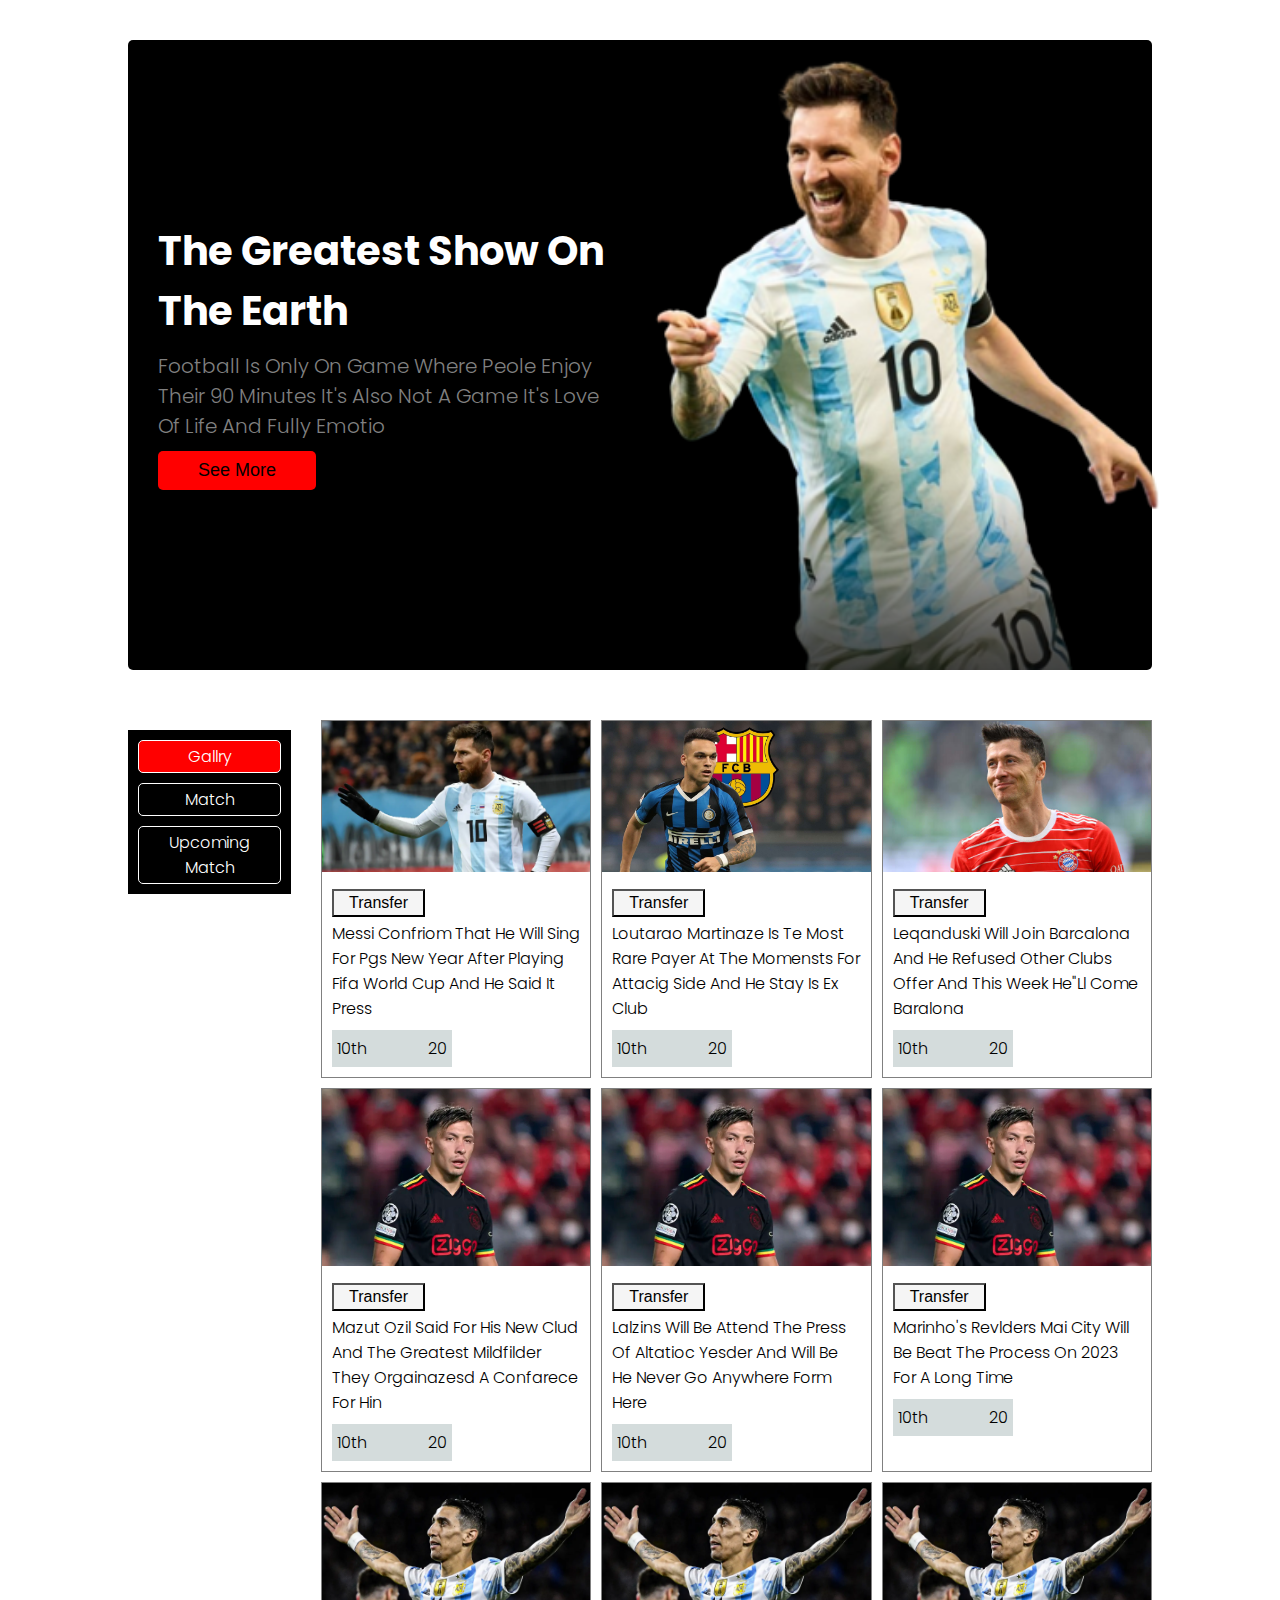
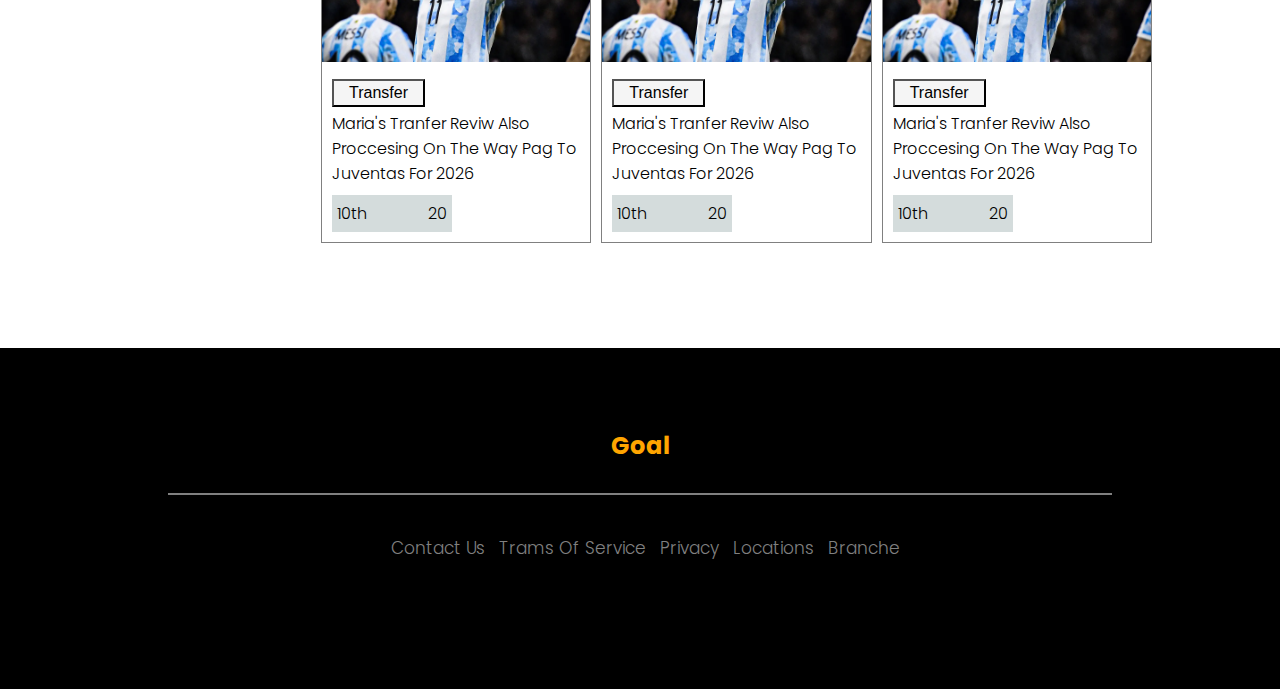
<file: index.html>
<!DOCTYPE html>
<html lang="en">
<head>
    <meta charset="UTF-8">
    <meta http-equiv="X-UA-Compatible" content="IE=edge">
    <meta name="viewport" content="width=device-width, initial-scale=1.0">
    <title>World-cup</title>
    <!-- css -->
    <link rel="stylesheet" href="style.css">
    <!-- fontawesme -->
    <link rel="stylesheet" href="https://cdnjs.cloudflare.com/ajax/libs/font-awesome/6.1.1/css/all.min.css" integrity="sha512-KfkfwYDsLkIlwQp6LFnl8zNdLGxu9YAA1QvwINks4PhcElQSvqcyVLLD9aMhXd13uQjoXtEKNosOWaZqXgel0g=="  crossorigin="anonymous" referrerpolicy="no-referrer" />


</head>

<body>
       <!-- main -->
    <main>

           <!-- header -->
        <header>
         <div  class="header-info"> 

            <div>
                <h2>the greatest show on the earth</h2>
                <p>football is only on game where peole enjoy their 90 minutes 
                 it's also not a game it's love of life and fully emotio</p>
    
                 <button>see more   <i class="fa-solid fa-arrow-right-long"></i> </button>
            </div>

         </div>
         <div  class="header-image">
            <img src="./assets/one.png" alt="picture"/>

         </div>
        </header>

     <!-- team------------------------------------------------ -->

        <section class="team">
                <div class="nav">
                        <nav>
                            <a  id="gallry" href="index.html">gallry</a>
                            <a  href="index.html">match</a>
                           <a  id="upcoming" href="match.html">upcoming match</a>
                           
                        </nav>
                </div>

                <div  class="g">
                    <div  class="gallry">
                        <div class="box">
                              <div class="box-image">
                                  <img src="./assets/b8a39f8a25ccd0fd554f8b2190b42d4f3cc4ebf6.png"/>
                              </div>
                              <div class="card-content">
                               <button>transfer</button>
                               <p>Messi confriom that he will sing for pgs new year after playing fifa world cup and he said it press</p>
                               <div  class="icon">
                                   <p> <i class="fa-solid fa-clock"></i> 10th</p>
                                   <p ><i class="fa-solid fa-comment"></i> 20</p>
                                   </div>
                              </div>
                             
                        </div>
                       

                        <div class="box">
                           <div class="box-image">
                               <img src="./assets/lautaro-martinez-34334.jpg"/>
                           </div>
                           <div class="card-content">
                            <button>transfer</button>
                            <p>Loutarao martinaze is te most rare payer at the momensts for attacig side and he stay is ex club </p>
                            <div  class="icon">
                                <p> <i class="fa-solid fa-clock"></i> 10th</p>
                                <p><i class="fa-solid fa-comment"></i> 20</p>
                                </div>
                           </div>
                          
                     </div>  

                     <div class="box">
                       <div class="box-image">
                          
                           <img src="./assets/Robert-Lewandowski-4.png"/>
                       </div>
                       <div class="card-content">
                        <button>transfer</button>
                        <p>Leqanduski will join barcalona and he refused other clubs offer and this week he"ll come baralona</p>
                        <div  class="icon">
                            <p> <i class="fa-solid fa-clock"></i> 10th</p>
                            <p><i class="fa-solid fa-comment"></i> 20</p>
                            </div>
                       </div>
                      
                 </div>



                 <div class="box">
                   <div class="box-image">
                    <img src="./assets/1372521052-850x560.png"/>
                   </div>
                   <div class="card-content">
                    <button>transfer</button>
                    <p>mazut ozil said for his new clud and the greatest mildfilder they orgainazesd a confarece for hin</p>
                    <div  class="icon">
                        <p> <i class="fa-solid fa-clock"></i> 10th</p>
                        <p><i class="fa-solid fa-comment"></i> 20</p>
                        </div>
                   </div>
                  
             </div>

             <div class="box">
               <div class="box-image">
                <img src="./assets/1372521052-850x560.png"/>
               </div>
               <div class="card-content">
                <button>transfer</button>
                <p>lalzins will be attend the press of altatioc yesder and will be he never go anywhere form here</p>
                <div  class="icon">
                    <p> <i class="fa-solid fa-clock"></i> 10th</p>
                    <p><i class="fa-solid fa-comment"></i> 20</p>
                    </div>
               </div>
              
         </div>


         <div class="box">
           <div class="box-image">
               <img src="./assets/1372521052-850x560.png"/>
           </div>
           <div class="card-content">
            <button>transfer</button>
            <p>marinho's revlders mai city will be beat the process on 2023 for a long time</p>
            <div  class="icon">
                <p> <i class="fa-solid fa-clock"></i> 10th</p>
                <p><i class="fa-solid fa-comment"></i> 20</p>
                </div>
           </div>
          
     </div>

     <div class="box">
       <div class="box-image">
           <img src="./assets/Angel_Di_Maria_Argentina_2022.png"/>
       </div>
       <div class="card-content">
        <button>transfer</button>
        <p>maria's tranfer reviw also proccesing on the way pag to juventas for 2026</p>
        <div  class="icon">
            <p> <i class="fa-solid fa-clock"></i> 10th</p>
            <p><i class="fa-solid fa-comment"></i> 20</p>
            </div>
       </div>
      
 </div>

 <div class="box">
   <div class="box-image">
    <img src="./assets/Angel_Di_Maria_Argentina_2022.png"/>
   </div>
   <div class="card-content">
    <button>transfer</button>
    <p>maria's tranfer reviw also proccesing on the way pag to juventas for 2026</p>
    <div  class="icon">
        <p> <i class="fa-solid fa-clock"></i> 10th</p>
        <p><i class="fa-solid fa-comment"></i> 20</p>
        </div>
   </div>
  
</div>

<div class="box">
   <div class="box-image">
    <img src="./assets/Angel_Di_Maria_Argentina_2022.png"/>
   </div>
   <div class="card-content">
    <button>transfer</button>
    <p>maria's tranfer reviw also proccesing on the way pag to juventas for 2026</p>
    <div  class="icon">
        <p> <i class="fa-solid fa-clock"></i> 10th</p>
        <p><i class="fa-solid fa-comment"></i> 20</p>
        </div>
   </div>
  
</div>



                     
               </div>

                 <div  class="bttn">
                    <button  class="btn">view</button>
                 </div>
                </div>

            
        </section>
    </main>

   <!-- foter------------------------------------------------------ -->
    <footer>
          <div  class="foter-content">
            <div  class="goal">
                <h3>goal</h3>
           </div>
           <hr/>
           <div  class="feautres">
                  <div class="navbar">
                       <ul>
                           
                        <li><a href="">contact us</a></li>
                           <li><a href="">Trams of service</a></li>
                           <li><a href="">privacy</a></li>
                           <li><a href="">locations</a></li>
                           <li><a href="">branche</a></li>
                       </ul>
                   </div>
           </div>

           <div  class="social-links">

              <a  href="https://www.facebook.com">  <i  id="fb" class="fa-brands fa-facebook-square"></i></a>
              <a  href="https://www.instagram.com"> <i  id="ins" class="fa-brands fa-instagram"></i></a>
              <a  href="https://www.linkedin.com">  <i  id="li" class="fa-brands fa-linkedin"></i></a>
          
          

           </div>
          </div>
    </footer>
</body>
</html>
</file>
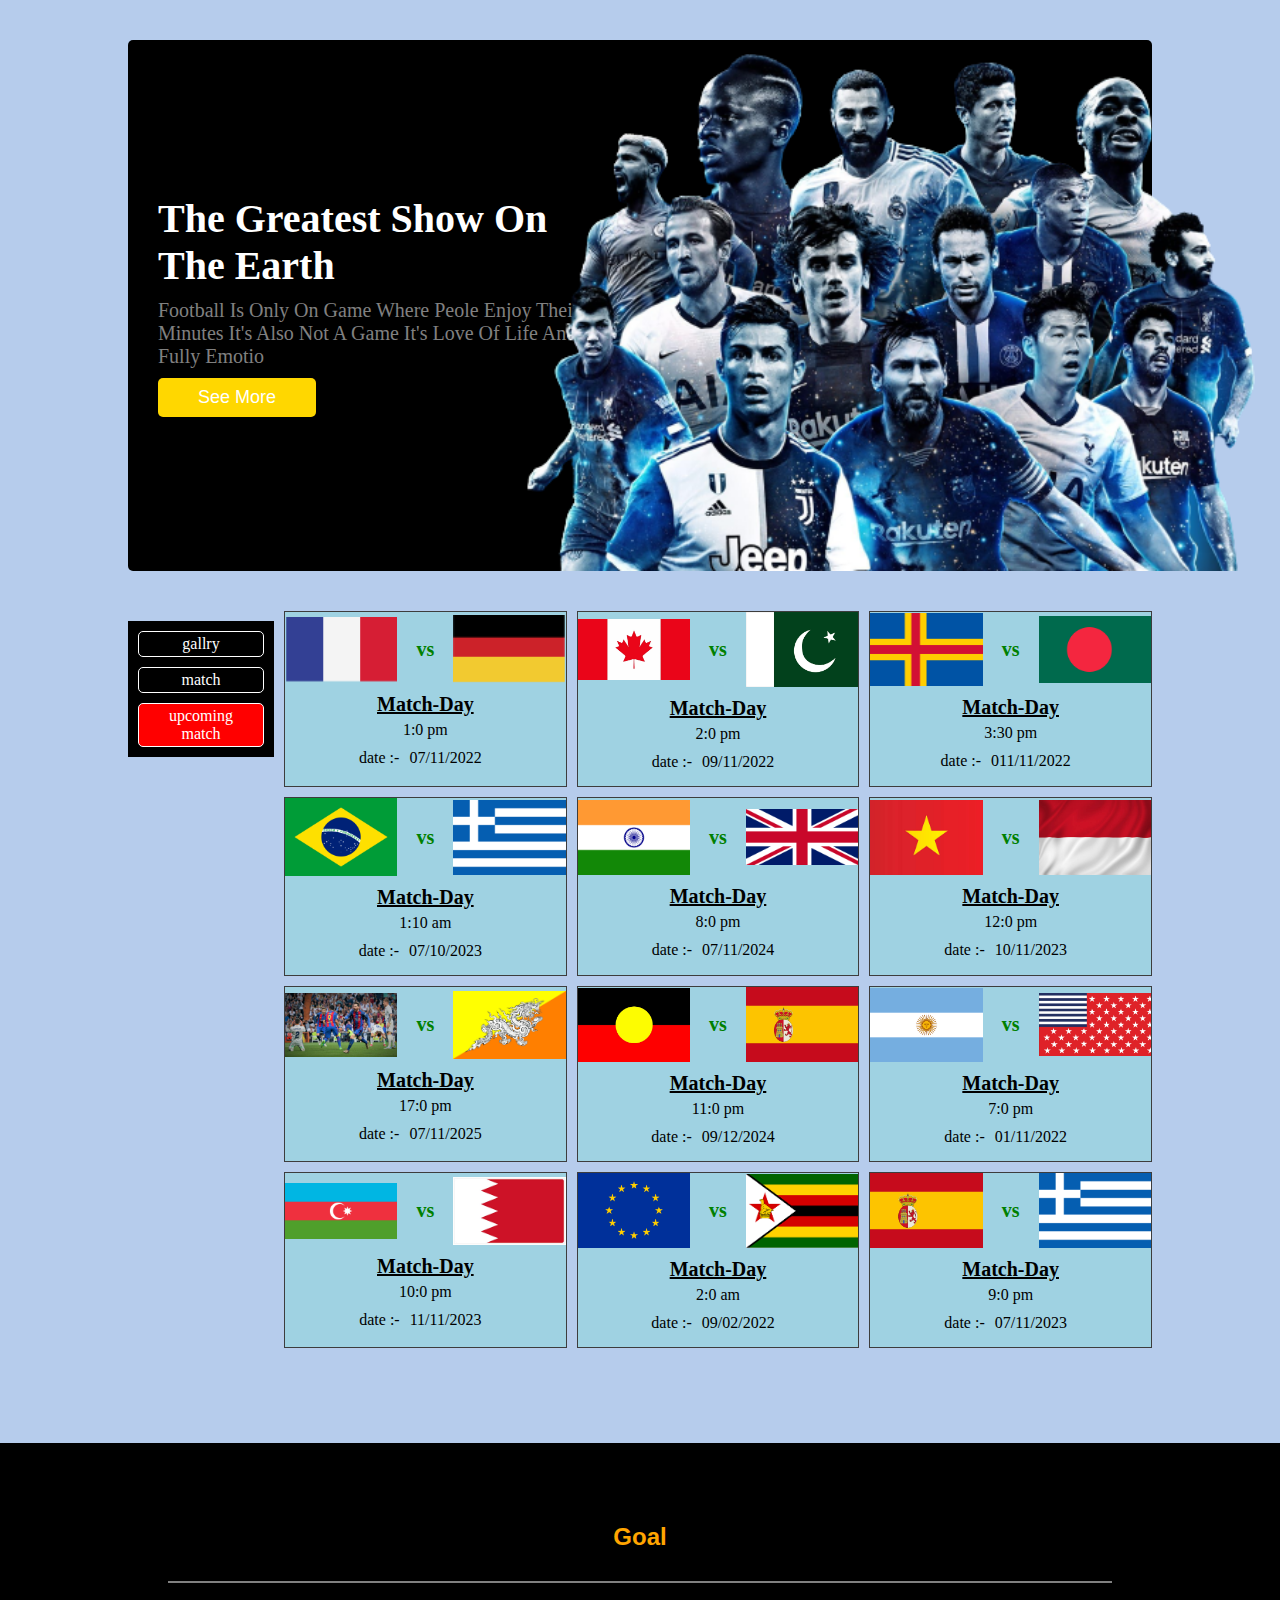
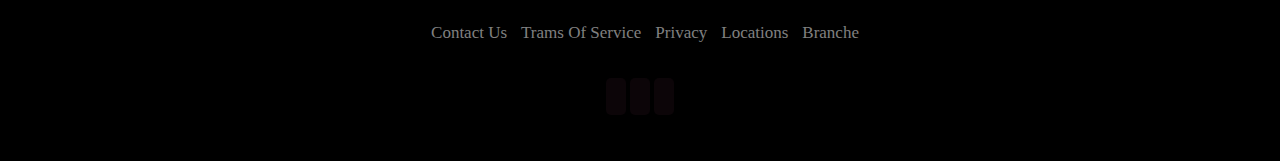
<file: match.html>
<!DOCTYPE html>
<html lang="en">
<head>
    <meta charset="UTF-8">
    <meta http-equiv="X-UA-Compatible" content="IE=edge">
    <meta name="viewport" content="width=device-width, initial-scale=1.0">
    <title>World-cup</title>
    <!-- css ------------------->
    <link rel="stylesheet" href="match.css">
      <!-- fonrawesome ------------------->
    <link rel="stylesheet" href="https://cdnjs.cloudflare.com/ajax/libs/font-awesome/6.1.1/css/all.min.css" integrity="sha512-KfkfwYDsLkIlwQp6LFnl8zNdLGxu9YAA1QvwINks4PhcElQSvqcyVLLD9aMhXd13uQjoXtEKNosOWaZqXgel0g=="  crossorigin="anonymous" referrerpolicy="no-referrer" />


</head>

<body>

      <!-- main------------------->
    <main>

          <!-- header ------------------->
        <header>
         <div  class="header-info"> 

            <div>
                <h2>the greatest show on the earth</h2>
                <p>football is only on game where peole enjoy their 90 minutes 
                 it's also not a game it's love of life and fully emotio</p>
    
                 <button>see more   <i class="fa-solid fa-arrow-right-long"></i> </button>
            </div>

         </div>
         <div  class="header-image">
            <img src="./assets/there.png" alt="picture"/>

         </div>
        </header>

       <!-- team ------------------->
        <section class="team">
            <div class="nav">
                    <nav>
                        <a  id="gallry" href="index.html">gallry</a>
                        <a  href="index.html">match</a>
                       <a  id="upcoming" href="match.html">upcoming match</a>
                       
                    </nav>
            </div>

            <div  class="g">
                
             <div  class="gallry">
                   <div  class="box">
                    <div  class="image-box">
                         <img src="./assets/Flag.png"/>
                         <small>vs</small>
                         <img src="./assets/germany Flag.png"/>
                    </div> 
                    <div class="box-content">
                        <h4>match-day</h4>
                        <div   class="date">
                            <p> <i class="fa-solid fa-clock"></i> <span>1:0 pm</span></p>
                            <p>date :- <span>07/11/2022</span></p>
                        </div>
                    </div>

                   </div>


                   <div  class="box">
                    <div  class="image-box">
                         <img src="./assets/ca-flag.png"/>
                         <small>vs</small>
                         <img src="./assets/flag-symbolism-Pakistan.png"/>
                    </div> 
                    <div class="box-content">
                        <h4>match-day</h4>
                        <div   class="date">
                            <p> <i class="fa-solid fa-clock"></i> <span>2:0 pm</span></p>
                            <p>date :- <span>09/11/2022</span></p>
                        </div>
                    </div>

                   </div>


                   <div  class="box">
                    <div  class="image-box">
                         <img src="./assets/flag___l.png"/>
                         <small>vs</small>
                         <img src="./assets/Flag_of_Bangladesh.svg.png"/>
                    </div> 
                    <div class="box-content">
                        <h4>match-day</h4>
                        <div   class="date">
                            <p> <i class="fa-solid fa-clock"></i> <span>3:30 pm</span></p>
                            <p>date :- <span>011/11/2022</span></p>
                        </div>
                    </div>

                   </div>

                   <div  class="box">
                    <div  class="image-box">
                         <img src="./assets/Flag_of_Brazil.svg.png"/>
                         <small>vs</small>
                         <img src="./assets/Flag_of_Greece.svg.png"/>
                    </div> 
                    <div class="box-content">
                        <h4>match-day</h4>
                        <div   class="date">
                            <p> <i class="fa-solid fa-clock"></i> <span>1:10 am</span></p>
                            <p>date :- <span>07/10/2023</span></p>
                        </div>
                    </div>

                   </div>

                   <div  class="box">
                    <div  class="image-box">
                         <img src="./assets/Flag_of_India.png"/>
                         <small>vs</small>
                         <img src="./assets/Flag_of_the_United_Kingdom.svg.png"/>
                    </div> 
                    <div class="box-content">
                        <h4>match-day</h4>
                        <div   class="date">
                            <p> <i class="fa-solid fa-clock"></i> <span>8:0 pm</span></p>
                            <p>date :- <span>07/11/2024</span></p>
                        </div>
                    </div>

                   </div>

                   <div  class="box">
                    <div  class="image-box">
                         <img src="./assets/istockphoto-464516754-612x612.jpg"/>
                         <small>vs</small>
                         <img src="./assets/istockphoto-479423455-612x612.jpg"/>
                    </div> 
                    <div class="box-content">
                        <h4>match-day</h4>
                        <div    class="date">
                            <p> <i class="fa-solid fa-clock"></i> <span>12:0 pm</span></p>
                            <p>date :- <span>10/11/2023</span></p>
                        </div>
                    </div>

                   </div>
                   <div  class="box">
                    <div  class="image-box">
                         <img src="./assets/maxresdefault.jpg"/>
                         <small>vs</small>
                         <img src="./assets/original-bhutan_flag.jpg"/>
                    </div> 
                    <div class="box-content">
                        <h4>match-day</h4>
                        <div    class="date">
                            <p> <i class="fa-solid fa-clock"></i> <span>17:0 pm</span></p>
                            <p>date :- <span>07/11/2025</span></p>
                        </div>
                    </div>

                   </div>
                   <div  class="box">
                    <div  class="image-box">
                         <img src="./assets/Some_image.width-1600.9bc6ad1.jpg"/>
                         <small>vs</small>
                         <img src="./assets/spain-flag-1780.pmg.webp"/>
                    </div> 
                    <div class="box-content">
                        <h4>match-day</h4>
                        <div    class="date">
                            <p> <i class="fa-solid fa-clock"></i> <span>11:0 pm</span></p>
                            <p>date :- <span>09/12/2024</span></p>
                        </div>
                    </div>

                   </div>
                   <div  class="box">
                    <div  class="image-box">
                         <img src="./assets/argentina.png"/>
                         <small>vs</small>
                         <img src="./assets/22FlagsStills-02-videoSixteenByNineJumbo1600-v2.jpg"/>
                    </div> 
                    <div class="box-content">
                        <h4>match-day</h4>
                        <div    class="date">
                            <p> <i class="fa-solid fa-clock"></i> <span>7:0 pm</span></p>
                            <p>date :- <span>01/11/2022</span></p>
                        </div>
                    </div>

                   </div>

                   <div  class="box">
                    <div  class="image-box">
                         <img src="./assets/Azerbaijan.svg.png"/>
                         <small>vs</small>
                         <img src="./assets/bahrain.png"/>
                    </div> 
                    <div class="box-content">
                        <h4>match-day</h4>
                        <div   class="date" >
                            <p> <i class="fa-solid fa-clock"></i> <span>10:0 pm</span></p>
                            <p>date :- <span>11/11/2023</span></p>
                        </div>
                    </div>

                   </div>

                   <div  class="box">
                    <div  class="image-box">
                         <img src="./assets/europe.png"/>
                         <small>vs</small>
                         <img src="./assets/zim.png"/>
                    </div> 
                    <div class="box-content">
                        <h4>match-day</h4>
                        <div  class="date">
                            <p> <i class="fa-solid fa-clock"></i> <span>2:0 am</span></p>
                            <p>date :- <span>09/02/2022</span></p>
                        </div>
                    </div>

                   </div>

                   <div  class="box">
                    <div  class="image-box">
                         <img src="./assets/spain-flag-1780.pmg.webp"/>
                         <small>vs</small>
                         <img src="./assets/Flag_of_Greece.svg.png"/>
                    </div> 
                    <div class="box-content">
                        <h4>match-day</h4>
                        <div  class="date">
                            <p> <i class="fa-solid fa-clock"></i> <span>9:0 pm</span></p>
                            <p>date :- <span>07/11/2023</span></p>
                        </div>
                    </div>

                   </div>
                  
             </div>

             <div  class="bttn">
                <button  class="btn">view</button>
             </div>
  
       </div>





                 
             

         
    </section>
       
    </main>

  <!-- foter ------------------->
    <footer>
          <div  class="foter-content">
            <div  class="goal">
                <h3>goal</h3>
           </div>
           <hr/>
           <div  class="feautres">
                  <div class="navbar">
                       <ul>
                           
                        <li><a href="">contact us</a></li>
                           <li><a href="">Trams of service</a></li>
                           <li><a href="">privacy</a></li>
                           <li><a href="">locations</a></li>
                           <li><a href="">branche</a></li>
                       </ul>
                   </div>
           </div>

           <div  class="social-links">

            <a  href="https://www.facebook.com">  <i  id="fb" class="fa-brands fa-facebook-square"></i></a>
            <a  href="https://www.instagram.com"> <i  id="ins" class="fa-brands fa-instagram"></i></a>
            <a  href="https://www.linkedin.com">  <i  id="li" class="fa-brands fa-linkedin"></i></a>
          

           </div>
          </div>
    </footer>
</body>
</html>
</file>
<file: style.css>
/* google fonts */
@import url('https://fonts.googleapis.com/css2?family=Bebas+Neue&family=Poppins:wght@300&family=Roboto:ital,wght@0,700;1,300;1,400&display=swap');
*{
    margin: 0px;
    padding: 0px;
    box-sizing: border-box;
}

html{

font-family: 'Poppins', sans-serif;

font-weight: 300;
}
body{
   
    overflow-x: hidden;
     
 
}
/* main *****************************/
main{
  
    display: flex;
    width: 100vw;
    flex-direction: column;
    justify-content: center;
    align-items: center;
   background-color: white;
    padding: 40px 0px;
    overflow: hidden;

 
}

/* header *****************************/

header{
    background-color: black;
    width: 80%;
    display: flex;
    border-radius: 5px;
    
  
}


header .header-info{
    width: 50%;
   
   display: flex;
   align-items:center;
   padding: 30px;
    
}

header .header-info h2{
    color:white;
    font-size: 40px;
    text-transform: capitalize;
}


header .header-info p{
    color:gray;
    font-size: 20px;
    text-transform: capitalize;
    padding: 10px 0px;
}


header .header-info button{
    padding: 9px 40px;
    color:black;
    background-color: red;
    border: none;
    outline: none;
    border-radius: 5px;
    font-size: 18px;
    text-transform: capitalize;
    animation:buttonEffect 2.1s  1.5s ease-in-out infinite forwards;

 
}



header .header-info button i{
    color:yellow;
  
}
header .header-image{
    width: 50%;
    display: flex;
    justify-content: center;
    
}

header .header-image img{
    height: 70vh;
    object-position: left;
    object-fit: cover;
   
}

/* team *****************************/

.team{
    
    width: 80%;
    display:flex;
    justify-content: center;
    padding:50px 0px;
    gap:30px;
  
    
}

.nav{

width: 200px;

}

nav{
    display: flex;
    
flex-direction: column;
   background-color: black;
   padding: 5px 10px;
   margin: 10px 0px;
}
.nav a{
   text-decoration: none; 
 
   text-transform: capitalize;
   text-align: center;
   padding: 3px 30px;
   color: white;
   border:1px solid white;
   margin: 5px 0px;
   border-radius: 5px;

}

#gallry{
    background-color: red;
}

.gallry{

display: grid;
grid-template-columns: repeat(3,1fr);
grid-gap: 10px;

}
.box{
    
    border: 1px solid gray;
}
.box .box-image{
    width: 100%;

}

.box .box-image img{
    width: 100%;
    height: 60%;
}


 .card-content{
    padding:10px;
    
}
.card-content button{
    background-color: rgba(49, 36, 36, 0.048);
    text-transform: capitalize;
    font-size: 16px;
    padding:3px 15px;
}

.card-content p{
    color:black;
    text-transform: capitalize;
    padding: 4px 0px;
}

.bttn{
    display: flex;
    align-self: center;
    justify-content: center;
    margin-top: 15px;
}
.btn{
    display: inline-block;
    padding: 10px 60px;
    background-color: orangered;
    text-align: center;
    font-size: 20px;
    color:white;
    border-radius: 5px;
    font-weight: bold;
    text-transform: capitalize;
    margin: 0 auto;
    display: none;

}


.icon{
    display: flex;
    padding: 2px 5px;
    justify-content:start;
    margin-top: 5px;
    width: 120px;
    justify-content: space-between;
   background-color: rgba(7, 54, 54, 0.171);
    
}

.icon i{
    color:orange;
}
.second{
    margin-left: 30px;
   
}


/*foter *************************/

footer{
    background: black;
    padding: 50px ;
    display:flex ;
    justify-content: center;
    color:white;
}

.foter-content{
    width: 80%;
}
.goal{
    text-align: center;
    padding: 30px 0px;
   


}

.goal h3{
    text-transform: capitalize;
    font-size: 24px;
    font-family: 'Poppins', sans-serif;
    color:orange;
}
hr{
    border: 1px solid gray;;
}
 .navbar ul{
    padding: 40px 0px;
    list-style: none;
   text-align: center;
    align-items: center;
 }

 .navbar ul li{
    list-style: none;
    display: inline-block;
    margin-left: 10px;
    
 } 

 .navbar ul li a{
    text-decoration: none;
    text-transform: capitalize;
    color:grey;
    font-size: 17px
    ;
 }


.social-links{
    display: flex;
    align-self: center;
    justify-content: center;
}

.social-links i{
    font-size: 25px;
  
    background:rgba(255, 105, 180, 0.048);
    margin:0px 5px;
    border-radius: 5px;
}

.social-links a{
    text-decoration: none;
   
    
    
}

#fb{
    color:white;
    animation:icons 1.5s  1.5s ease-in infinite forwards;
    
}
#ins{
color:#feda75;
animation:icons 1.5s  1.5s ease-in infinite forwards;

}
#li{
color:brown;
animation:icons 1.5s  1.5s ease-in infinite forwards;
}



@keyframes buttonEffect {
   from{
        transform:translateX(0px);
    }

    to{
        transform:translateX(70px);
    }
}



@keyframes icons {
    from{
         transform:scale(0)
     }
 
     to{
         transform:scale(1.1)
     }
 }


/*media query*************************/


 @media only screen and (max-width:992px){
    main{
        width: 100%;
        padding: 10px 0xpx ;
    }
    header{
  
        width: 100%;
        display: flex;
        flex-direction:row;
        border-radius: 5px;
        border-radius: 20px;
      
    }

    header .header-info{
        width: 100%;
       
       display: flex;
       align-items:center;
       padding: 30px;
        
    }
    
    header .header-info h2{
        color:white;
        font-size: 40px;
        text-transform: capitalize;
    }
    
    
    header .header-info p{
        color:gray;
        font-size: 20px;
        text-transform: capitalize;
        padding: 10px 0px;
    }
    

    header .header-image{
        width: 50%;
        display: flex;
        align-items: center;
        justify-content: center;
      
        
    }
    
    header .header-image img{
        height: 50vh;
        margin-bottom: 0px;
        object-fit: cover;
       
    }
    .team{
        display: flex;
        flex-direction: column;
    }
    .gallry{

        display: grid;
        grid-template-columns: repeat(2,1fr);
        grid-gap: 20px;
        
        }

        nav{
            display: flex;
            
        flex-direction:row;
           background-color:transparent;
           padding: 5px 10px;
           width: 650px;
           justify-content: center;
           margin: 10px 0px;
        }
        .nav a{
           text-decoration: none; 
           background:goldenrod;
           text-align: center;
           border: 1px solid black;
           padding: 10px 20px;
           margin: 5px 10px;
           border-radius: 5px;
        
        }

        .btn{
            display: block;
        }
    
}




@media only screen and (max-width:768px){
    main{
        width: 100%;
        padding: 10px 0xpx ;
    }
    header{
      
        width: 100%;
        display: flex;
        flex-direction:row;
        border-radius: 5px;
        border-radius: 20px;
      
    }

    header .header-info{
        width: 100%;
       
       display: flex;
       align-items:center;
       padding: 30px;
        
    }
    
    header .header-info h2{
        color:white;
        font-size: 40px;
        text-transform: capitalize;
    }
    
    
    header .header-info p{
        color:gray;
        font-size: 20px;
        text-transform: capitalize;
        padding: 10px 0px;
    }
    

    header .header-image{
        width: 100%;
        display: flex;
        align-items: center;
        justify-content: center;
        
    }
    
    header .header-image img{
        height: 70vh;
        object-position: left;
        object-fit: cover;
       
    }
    .team{
        display: flex;
        flex-direction: column;
    }
    .gallry{

        display: grid;
        grid-template-columns: repeat(2,1fr);
       grid-gap: 20px;
        
        }

        nav{
            display: flex;
            
        flex-direction:row;
           background-color:transparent;
           padding: 5px 10px;
           width: 650px;
           justify-content: center;
           margin: 10px 0px;
        }
        .nav a{
           text-decoration: none; 
           background: rgba(112, 106, 52, 0.288);
           text-align: center;
           border: 1px solid gray;
           padding: 10px 20px;
           color:black;
           margin: 5px 10px;
           border-radius: 5px;
        
        }

      
    
}







/* meadi query------------------------------- */

@media only screen and (max-width:600px){
    main{
        width: 100%;
        padding: 10px 0xpx ;
    }
    header{
       
        width: 100%;
        display: flex;
        flex-direction:column;
        border-radius: 5px;
        border-radius: 20px;
      
    }

    header .header-info{
        width: 100%;
       
       display: flex;
       align-items:center;
       padding: 30px;
        
    }
    
    header .header-info h2{
        color:white;
        font-size: 40px;
        text-transform: capitalize;
    }
    
    
    header .header-info p{
        color:gray;
        font-size: 20px;
        text-transform: capitalize;
        padding: 10px 0px;
    }
    

    header .header-image{
        width: 100%;
        display: flex;
      
        justify-content: center;
        
    }
    
    header .header-image img{
        height: 35vh;
        object-position: left;
        object-fit: cover;
       
    }
    .team{
        display: flex;
        flex-direction: column;
    }
    .gallry{

        display: grid;
        grid-template-columns: repeat(1,1fr);
        grid-row-gap: 10px;
        
        }

        nav{
            display: flex;
            
        flex-direction: column;
           background-color: black;
           padding: 5px 10px;
           margin: 10px 0px;
        }
        .nav a{
           text-decoration: none; 
           background: chocolate;
           color:black;
           text-align: center;
           padding: 5px 20px;
           margin: 5px 0px;
           border-radius: 5px;
        
        }

        nav{
            display: flex;
            
        flex-direction: column;
           background-color: black;
           padding: 5px 10px;
           width: 330px;
           justify-content: center;
           margin: 10px 0px;
        }
        .nav a{
           text-decoration: none; 
           background:lightgreen;
           text-align: center;
           color:black;
           padding: 5px 20px;
           margin: 5px 0px;
           border-radius: 5px;
        
        }
        .navbar ul li{
            list-style: none;
            display:block;
            margin-left: 10px;
            
         } 
    
}


@media only screen and (max-width:400px){
    main{
        width: 100%;
        padding: 10px 0xpx ;
    }
    header{
     
        width: 100%;
        display: flex;
        flex-direction: column;
        border-radius: 5px;
        border-radius: 20px;
      
    }

    header .header-info{
        width: 100%;
       
       display: flex;
       align-items:center;
       padding: 30px;
        
    }
    
    header .header-info h2{
        color:white;
        font-size: 40px;
        text-transform: capitalize;
    }
    
    
    header .header-info p{
        color:gray;
        font-size: 20px;
        text-transform: capitalize;
        padding: 10px 0px;
    }
    

    header .header-image{
        width: 100%;
        display: flex;
      
        justify-content: center;
        
    }
    
    header .header-image img{
        height: 35vh;
        object-position: left;
        object-fit: cover;
       
    }
    .team{
        display: flex;
        flex-direction: column;
    }
    .gallry{

        display: grid;
        grid-template-columns: repeat(1,1fr);
        grid-row-gap: 10px;
        
        }

        nav{
            display: flex;
            
        flex-direction: column;
           background-color: black;
           padding: 5px 10px;
           width: 300px;
           justify-content: center;
           margin: 10px 0px;
        }
        .nav a{
           text-decoration: none; 
           background: white;
           color:black;
           text-align: center;
           padding: 5px 20px;
           margin: 5px 0px;
           border-radius: 5px;
        
        }
        .navbar ul li{
            list-style: none;
            display:block;
            margin-left: 10px;
            
         } 
}





@media only screen and (max-width:300px){
    main{
        width: 100%;
        padding: 10px 0xpx ;
    }
    header{
      
        width: 100%;
        display: flex;
        flex-direction: column;
        border-radius: 5px;
        border-radius: 20px;
      
    }

    header .header-info{
        width: 100%;
       
       display: flex;
       align-items:center;
       padding: 30px;
        
    }
    
    header .header-info h2{
        color:white;
        font-size: 40px;
        text-transform: capitalize;
    }
    
    
    header .header-info p{
        color:gray;
        font-size: 20px;
        text-transform: capitalize;
        padding: 10px 0px;
    }
    

    header .header-image{
        width: 100%;
        display: flex;
      
        justify-content: center;
        
    }
    
    header .header-image img{
        height: 35vh;
        object-position: left;
        object-fit: cover;
       
    }
    .team{
        display: flex;
        flex-direction: column;
    }
    .gallry{

        display: grid;
        grid-template-columns: repeat(1,1fr);
        grid-row-gap: 10px;
        
        }

        nav{
            display: flex;
            
        flex-direction: column;
           background-color: black;
           padding: 5px 10px;
           width: 230px;
           justify-content: center;
           margin: 10px 0px;
        }
        .nav a{
           text-decoration: none; 
           background: white;
           text-align: center;
           padding: 5px 20px;
           margin: 5px 0px;
           border-radius: 5px;
        
        }

        .navbar ul li{
            list-style: none;
            display:block;
            margin-left: 10px;
            
         } 

        
    
}
</file>
<file: match.css>
*{
    margin: 0px;
    padding: 0px;
    box-sizing: border-box;
}


body{
   
    overflow-x: hidden;
}
/*main*************************/
main{
  
    display: flex;
    width: 100vw;
    flex-direction: column;
    justify-content: center;
    align-items: center;
   background-color: #b6ccec;
    padding: 40px 0px;
    overflow: hidden;

 
}
/*headers *************************/
header{
    background-color: black;
    width: 80%;
    display: flex;
    border-radius: 5px;
    
  
}


header .header-info{
    width: 50%;
   
   display: flex;
   align-items:center;
   padding: 30px;
    
}

header .header-info h2{
    color:white;
    font-size: 40px;
    text-transform: capitalize;
}


header .header-info p{
    color:gray;
    font-size: 20px;
    text-transform: capitalize;
    padding: 10px 0px;
}


header .header-info button{
    padding: 9px 40px;
    color:white;;
    background-color: gold;
    border: none;
    outline: none;
    border-radius: 5px;
    font-size: 18px;
    text-transform: capitalize;
    animation:buttonEffect 2.1s  1.5s ease-in-out infinite forwards;

 
}



header .header-info button i{
    color:white;;
  
}
header .header-image{
    width: 50%;
    display: flex;
    justify-content: center;
    
}

header .header-image img{
    height: 59vh;
    object-position: left;
    object-fit: cover;
   
}

.nav{

width: 300px;

}

nav{
    display: flex;
    
flex-direction: column;
   background-color: black;
   padding: 5px 10px;
   margin: 10px 0px;
}
.nav a{
   text-decoration: none; 
border: 1px solid white;
   text-align: center;
   padding: 3px 30px;
   color: white;
   margin: 5px 0px;
   border-radius: 5px;

}

#upcoming{
    background-color: red;
}

/*team *************************/
.team{
    display: flex;
   padding: 40px 0px;
    width: 80%;
    gap:10px
}
.gallry{

    display: grid;
    grid-template-columns: repeat(3,1fr);
    grid-gap:10px;
    
    }

.box{
 

    display: flex;
    align-items: center;
    justify-content: center;
    flex-direction: column;
    background-color:rgba(132, 218, 214, 0.459);
    border: 1px solid rgb(61, 61, 61);
}


.box .image-box{
    width: 100%;
    display: flex;
    align-items: center;
    justify-content: space-between;
}

.box .image-box small{
    color:green;
    font-size: 20px;
    font-weight: bold;
}

.box .image-box img{
    width: 40%;
    object-fit: cover;
}

.box-content{
    
    padding: 10px;
}

.box-content h4{
    color:black;
    text-decoration: underline;
    text-transform: capitalize;
    font-size:20px;
    text-align: center;
}


.date p{
    display: flex;
    align-items: center;
    justify-content:center;

    padding: 5px 0px;
}
.date p span{
    padding: 0px 10px;
}

.date p i{
    color:orange;
}









.icon{
    display: flex;
    padding: 5px 5px;
    justify-content:start;
    margin-top: 5px;
    width: 120px;
    justify-content: space-between;
   background-color: rgba(7, 54, 54, 0.171);
    
}

.second{
    margin-left: 30px;
   
}



/*foter *************************/
footer{
    background: black;
    padding: 50px ;
    display:flex ;
    justify-content: center;
    color:white;
}
.bttn{
    display: flex;
    align-self: center;
    justify-content: center;
    margin-top: 15px;
}
.btn{
    display: inline-block;
    padding: 10px 60px;
    background-color: orangered;
    text-align: center;
    font-size: 20px;
    color:white;
    border-radius: 5px;
    font-weight: bold;
    text-transform: capitalize;
    margin: 0 auto;
    display: none;

}
.foter-content{
    width: 80%;
}
.goal{
    text-align: center;
    padding: 30px 0px;
}

.goal h3{
    text-transform: capitalize;
    font-size: 24px;
    color:orange;
    font-family: 'Poppins', sans-serif;
   
}
hr{
    border: 1px solid gray;;
}
 .navbar ul{
    padding: 40px 0px;
    list-style: none;
   text-align: center;
    align-items: center;
 }

 .navbar ul li{
    list-style: none;
    display: inline-block;
    margin-left: 10px;
    
 } 

 .navbar ul li a{
    text-decoration: none;
    text-transform: capitalize;
    color:grey;
    font-size: 17px
    ;
 }


.social-links{
    display: flex;
    align-self: center;
    justify-content: center;
}

.social-links i{
    font-size: 25px;
    padding: 5px 10px;
    background:rgba(255, 105, 180, 0.048);
    margin:0px 2px;
    border-radius: 5px;
}

.social-links a{
    text-decoration: none;
  
    
    

}




#fb{
    color:white;
    animation:icons 1.5s  1.5s ease-in infinite forwards;
    
}
#ins{
color:#feda75;
animation:icons 1.5s  1.5s ease-in infinite forwards;

}
#li{
color:brown;
animation:icons 1.5s  1.5s ease-in infinite forwards;
}


@keyframes buttonEffect {
   from{
        transform:translateX(0px);
    }

    to{
        transform:translateX(100px);
    }
}


@keyframes icons {
    from{
         transform:scale(0)
     }
 
     to{
         transform:scale(1.1)
     }
 }


/*media qury *************************/

@media only screen and (max-width:992px){
    main{
        width: 100%;
        padding: 10px 0xpx ;
    }
    header{
       
        width: 100%;
        display: flex;
        flex-direction:row;
        border-radius: 5px;
        border-radius: 20px;
      
    }

    header .header-info{
        width: 50%;
       
       display: flex;
       align-items:center;
       padding: 30px;
        
    }
    
    header .header-info h2{
        color:white;
        font-size: 40px;
        text-transform: capitalize;
    }
    
    
    header .header-info p{
        color:gray;
        font-size: 20px;
        text-transform: capitalize;
        padding: 10px 0px;
    }
    

    header .header-image{
        width: 50%;
        display: flex;
        align-items: center;
        justify-content: center;
      
        
    }
    
    header .header-image img{
        height: 30vh;
        margin-bottom: 0px;
        object-fit: cover;
       
    }
    .team{
        display: flex;
        flex-direction: column;
    }
    .gallry{

        display: grid;
        grid-template-columns: repeat(2,1fr);
        grid-gap: 20px;
        
        }

        nav{
            display: flex;
            
        flex-direction:row;
           background-color:transparent;
           padding: 5px 10px;
           width: 650px;
           justify-content: center;
           margin: 10px 0px;
        }
        .nav a{
           text-decoration: none; 
           background: white;
           text-align: center;
           color:black;
           border: 1px solid black;
           padding: 10px 20px;
           margin: 5px 10px;
           border-radius: 5px;
        
        }
    .btn{
        display: block;
    }
}




@media only screen and (max-width:768px){
    main{
        width: 100%;
        padding: 10px 0xpx ;
    }
    header{
       
        width: 100%;
        display: flex;
        flex-direction:row;
        border-radius: 5px;
        border-radius: 20px;
      
    }

    header .header-info{
        width: 100%;
       
       display: flex;
       align-items:center;
       padding: 30px;
        
    }
    
    header .header-info h2{
        color:white;
        font-size: 40px;
        text-transform: capitalize;
    }
    
    
    header .header-info p{
        color:gray;
        font-size: 20px;
        text-transform: capitalize;
        padding: 10px 0px;
    }
    

    header .header-image{
        width: 100%;
        display: flex;
      
        justify-content: center;
        
    }
    
    header .header-image img{
        height: 52vh;
        object-position: left;
        object-fit: cover;
       
    }
    .team{
        display: flex;
        flex-direction: column;
    }
    .gallry{

        display: grid;
        grid-template-columns: repeat(2,1fr);
       grid-gap: 20px;
        
        }

        nav{
            display: flex;
            
        flex-direction:row;
           background-color:transparent;
           padding: 5px 10px;
           width: 650px;
           justify-content: center;
           margin: 10px 0px;
        }
        .nav a{
           text-decoration: none; 
           background: rgba(112, 106, 52, 0.288);
           text-align: center;
           border: 1px solid gray;
           padding: 10px 20px;
           margin: 5px 10px;
           border-radius: 5px;
        
        }

      
    
}









/* meadi query------------------------------- */

@media only screen and (max-width:600px){
    main{
        width: 100%;
        padding: 10px 0xpx ;
    }
    header{
      
        width: 100%;
        display: flex;
        flex-direction:column;
        border-radius: 5px;
        border-radius: 20px;
      
    }

    header .header-info{
        width: 100%;
       
       display: flex;
       align-items:center;
       padding: 30px;
        
    }
    
    header .header-info h2{
        color:white;
        font-size: 40px;
        text-transform: capitalize;
    }
    
    
    header .header-info p{
        color:gray;
        font-size: 20px;
        text-transform: capitalize;
        padding: 10px 0px;
    }
    

    header .header-image{
        width: 100%;
        display: flex;
      
        justify-content: center;
        
    }
    
    header .header-image img{
        height: 35vh;
        object-position: left;
        object-fit: cover;
       
    }
    .team{
        display: flex;
        flex-direction: column;
    }
    .gallry{

        display: grid;
        grid-template-columns: repeat(1,1fr);
        grid-row-gap: 10px;
        
        }

        nav{
            display: flex;
            
        flex-direction: column;
           background-color: black;
           padding: 5px 10px;
           margin: 10px 0px;
        }
        .nav a{
           text-decoration: none; 
           background: chocolate;
           text-align: center;
           padding: 5px 20px;
           margin: 5px 0px;
           border-radius: 5px;
        
        }

        nav{
            display: flex;
            
        flex-direction: column;
           background-color: black;
           padding: 5px 10px;
           width: 330px;
           justify-content: center;
           margin: 10px 0px;
        }
        .nav a{
           text-decoration: none; 
           background: lightgreen;
           text-align: center;
           padding: 5px 20px;
           color:black;
           margin: 5px 0px;
           border-radius: 5px;
        
        }
        .navbar ul li{
            list-style: none;
            display:block;
            margin-left: 10px;
            
         } 
    
}


@media only screen and (max-width:400px){
    main{
        width: 100%;
        padding: 10px 0xpx ;
    }
    header{
       
        width: 100%;
        display: flex;
        flex-direction: column;
        border-radius: 5px;
        border-radius: 20px;
      
    }

    header .header-info{
        width: 100%;
       
       display: flex;
       align-items:center;
       padding: 30px;
        
    }
    
    header .header-info h2{
        color:white;
        font-size: 40px;
        text-transform: capitalize;
    }
    
    
    header .header-info p{
        color:gray;
        font-size: 20px;
        text-transform: capitalize;
        padding: 10px 0px;
    }
    

    header .header-image{
        width: 100%;
        display: flex;
      
        justify-content: center;
        
    }
    
    header .header-image img{
        height: 35vh;
        object-position: left;
        object-fit: cover;
       
    }
    .team{
        display: flex;
        flex-direction: column;
    }
    .gallry{

        display: grid;
        grid-template-columns: repeat(1,1fr);
        grid-row-gap: 10px;
        
        }

        nav{
            display: flex;
            
        flex-direction: column;
           background-color: black;
           padding: 5px 10px;
           width: 300px;
           justify-content: center;
           margin: 10px 0px;
        }
        .nav a{
           text-decoration: none; 
           background: white;
           text-align: center;
           padding: 5px 20px;
           margin: 5px 0px;
           color:black;
           border-radius: 5px;
        
        }
        .navbar ul li{
            list-style: none;
            display:block;
            margin-left: 10px;
            
         } 
}





@media only screen and (max-width:300px){
    main{
        width: 100%;
        padding: 10px 0xpx ;
    }
    header{
     
        width: 100%;
        display: flex;
        flex-direction: column;
        border-radius: 5px;
        border-radius: 20px;
      
    }

    header .header-info{
        width: 100%;
       
       display: flex;
       align-items:center;
       padding: 30px;
        
    }
    
    header .header-info h2{
        color:white;
        font-size: 40px;
        text-transform: capitalize;
    }
    
    
    header .header-info p{
        color:gray;
        font-size: 20px;
        text-transform: capitalize;
        padding: 10px 0px;
    }
    

    header .header-image{
        width: 100%;
        display: flex;
      
        justify-content: center;
        
    }
    
    header .header-image img{
        height: 35vh;
        object-position: left;
        object-fit: cover;
       
    }
    .team{
        display: flex;
        flex-direction: column;
    }
    .gallry{

        display: grid;
        grid-template-columns: repeat(1,1fr);
        grid-row-gap: 10px;
        
        }

        nav{
            display: flex;
            
        flex-direction: column;
           background-color: black;
           padding: 5px 10px;
           width: 230px;
           justify-content: center;
           margin: 10px 0px;
        }
        .nav a{
           text-decoration: none; 
           background: white;
           text-align: center;
           padding: 5px 20px;
           color:black;
           margin: 5px 0px;
           border-radius: 5px;
        
        }

        .navbar ul li{
            list-style: none;
            display:block;
            margin-left: 10px;
            
         } 

        
    
}
</file>
